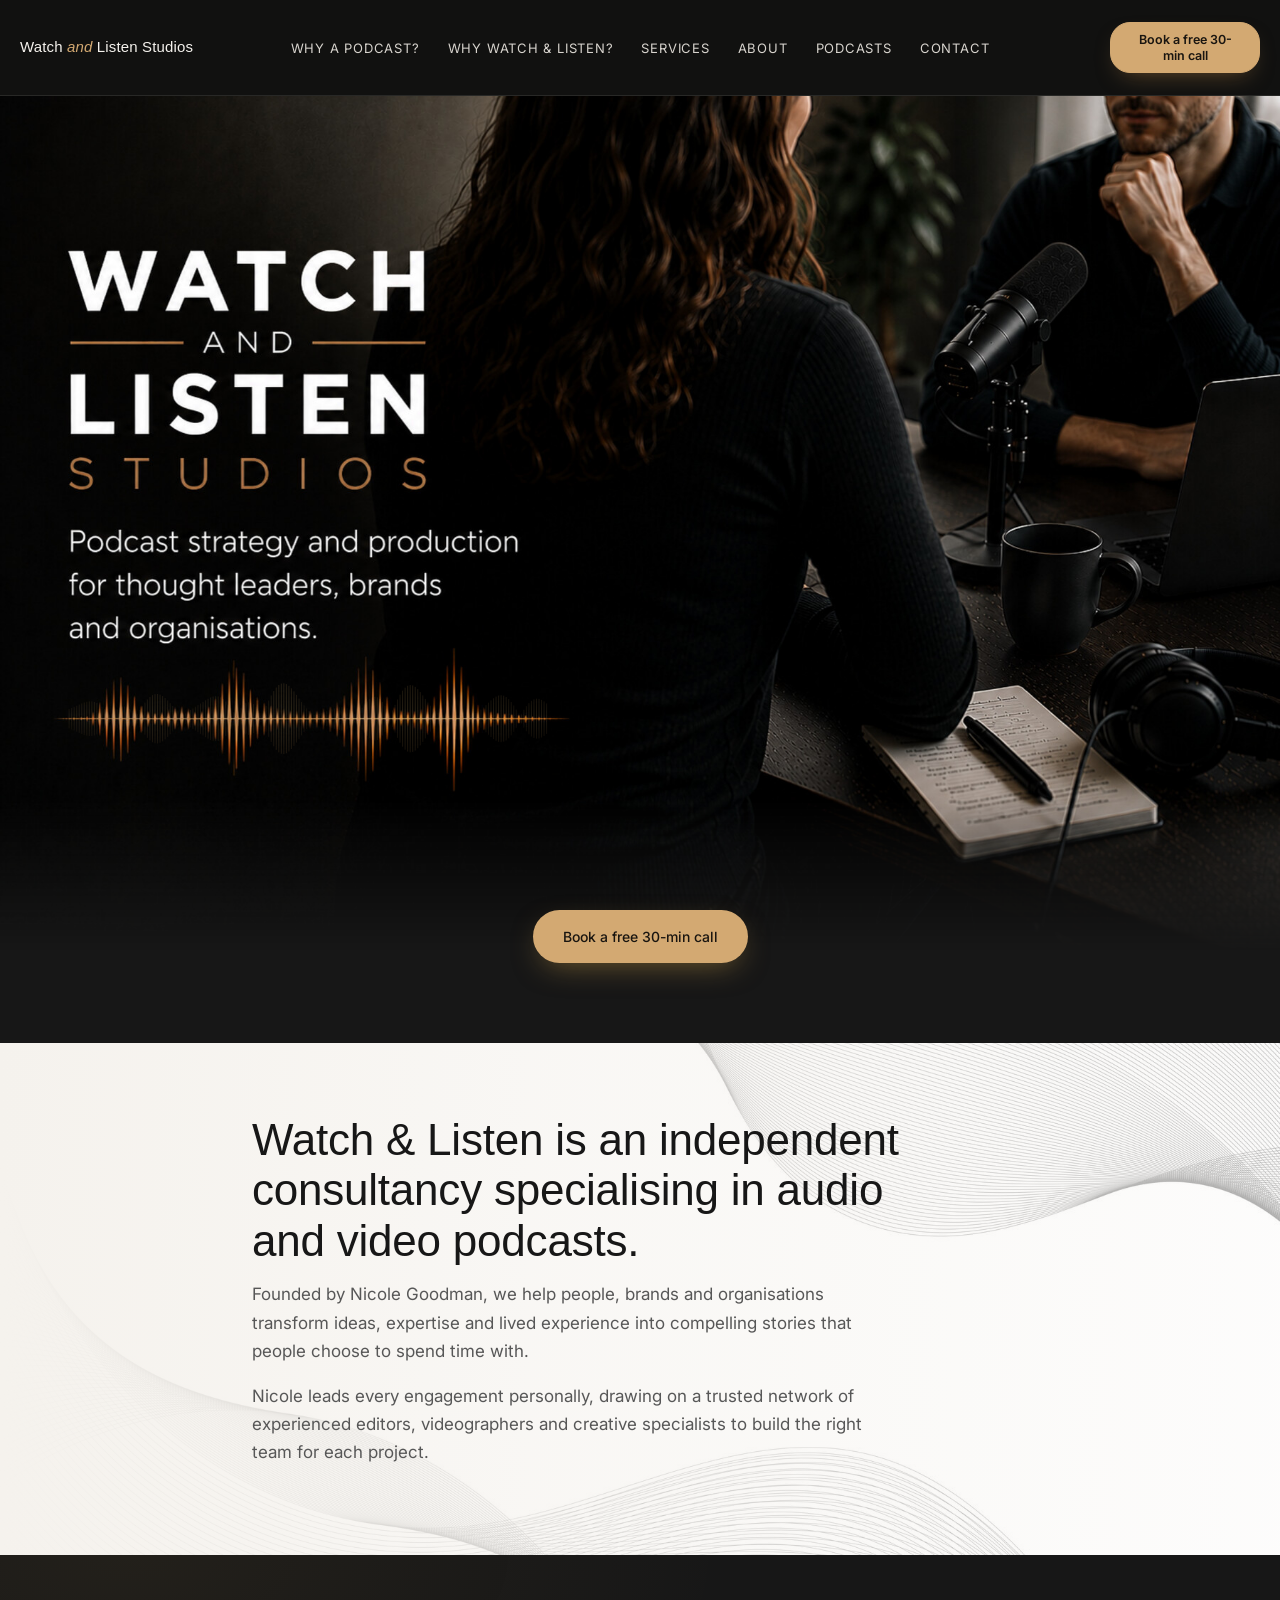
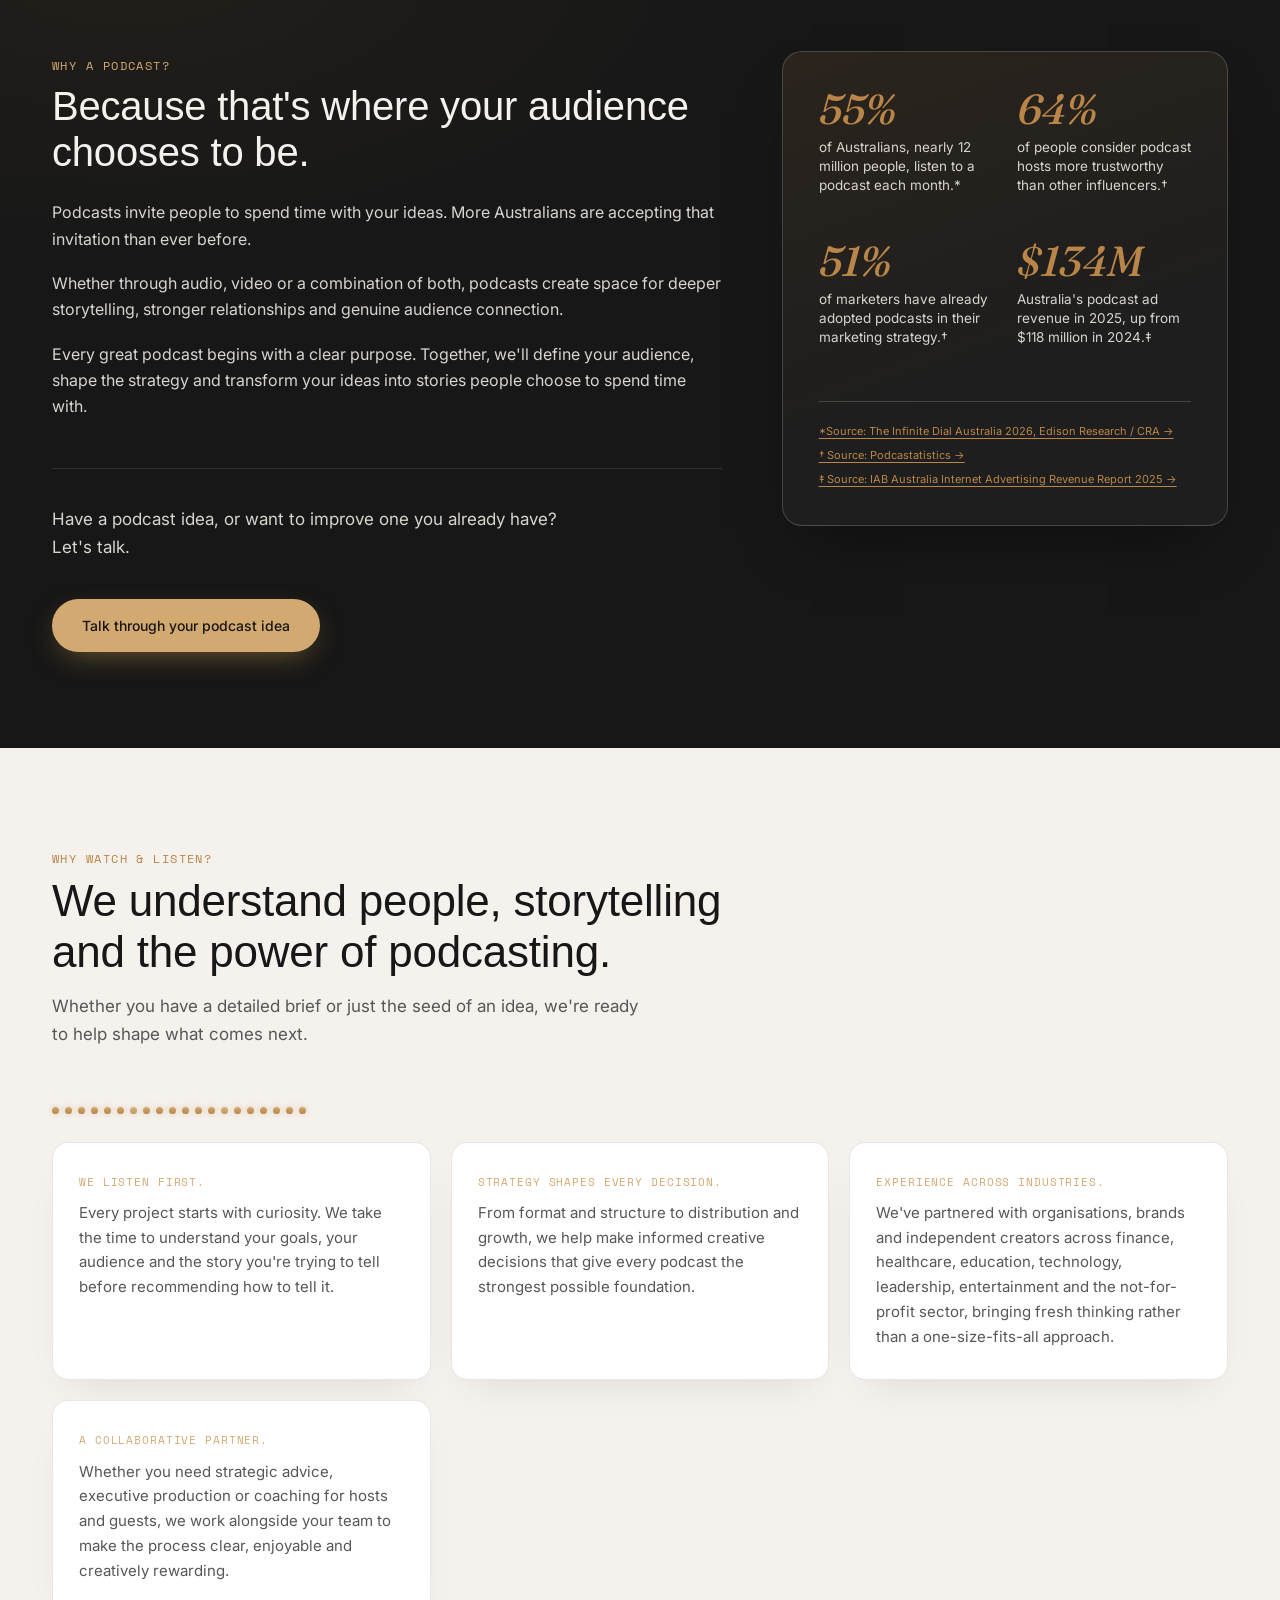
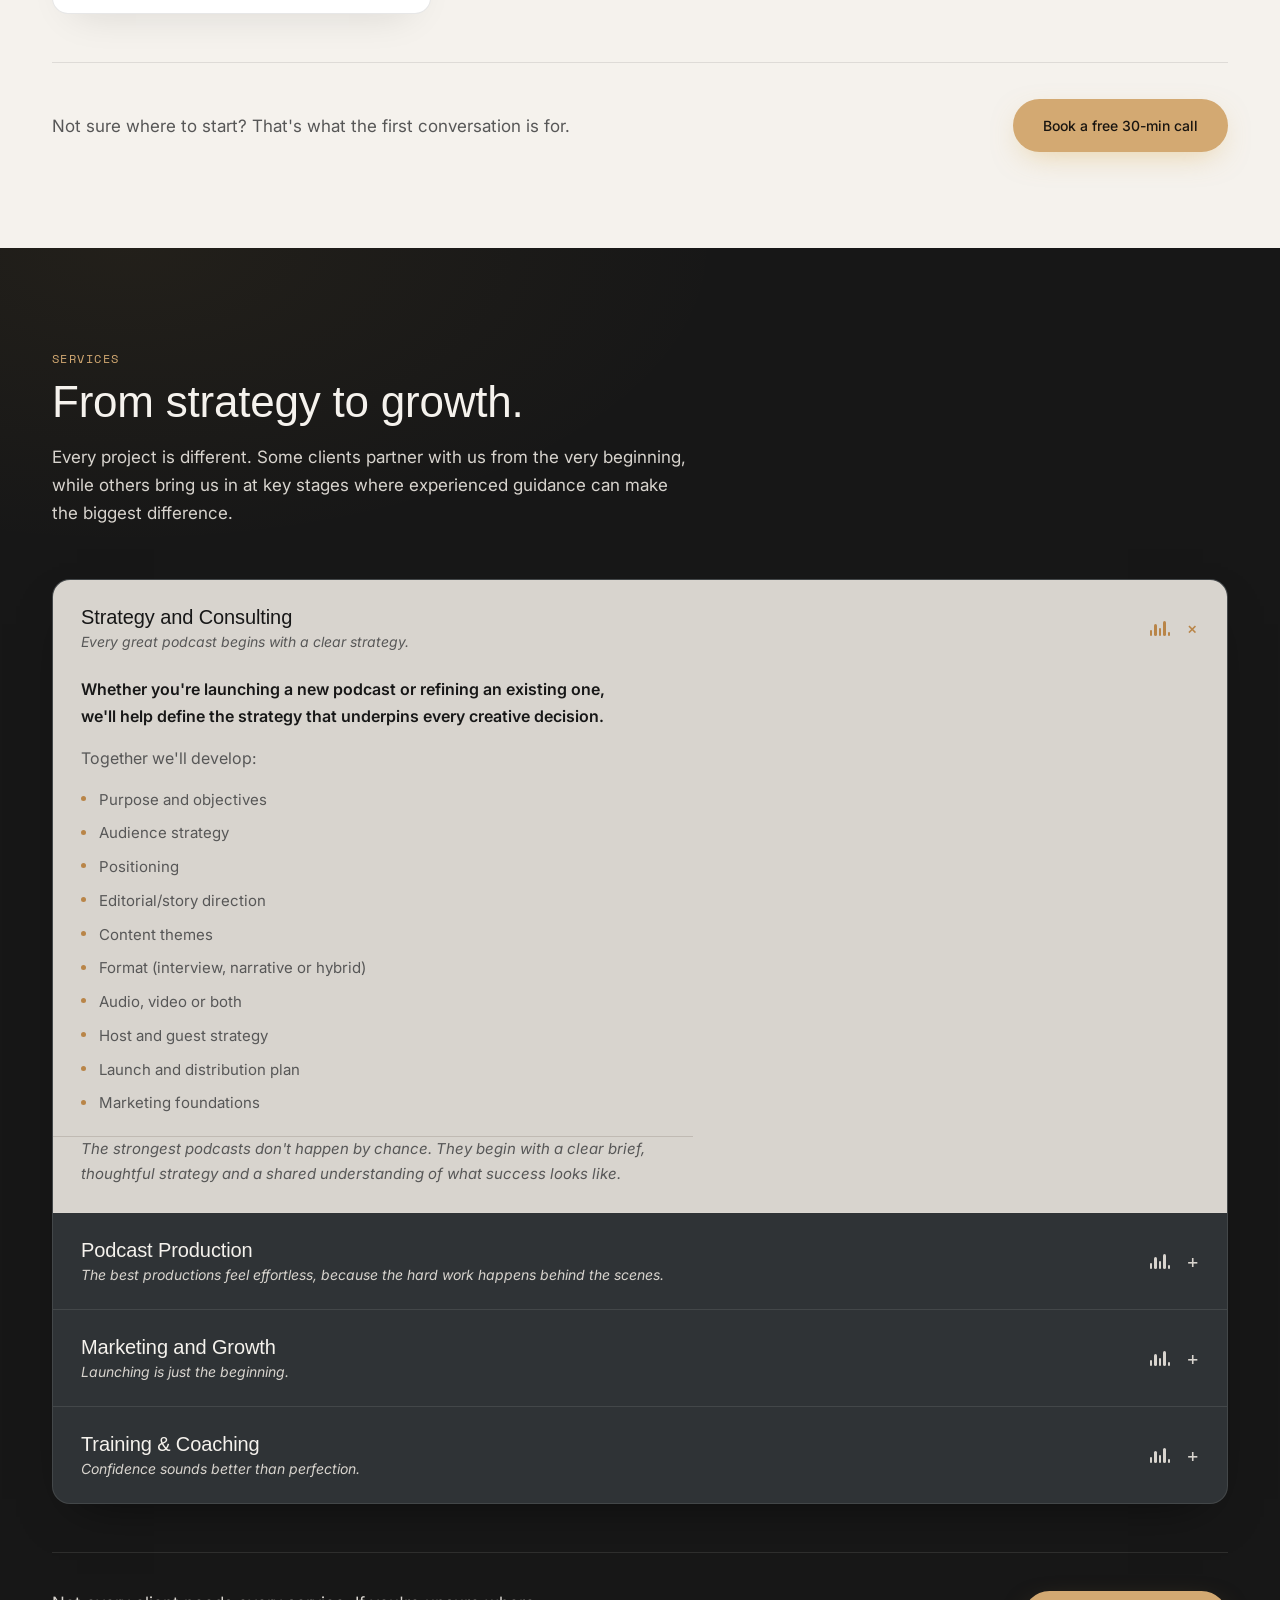
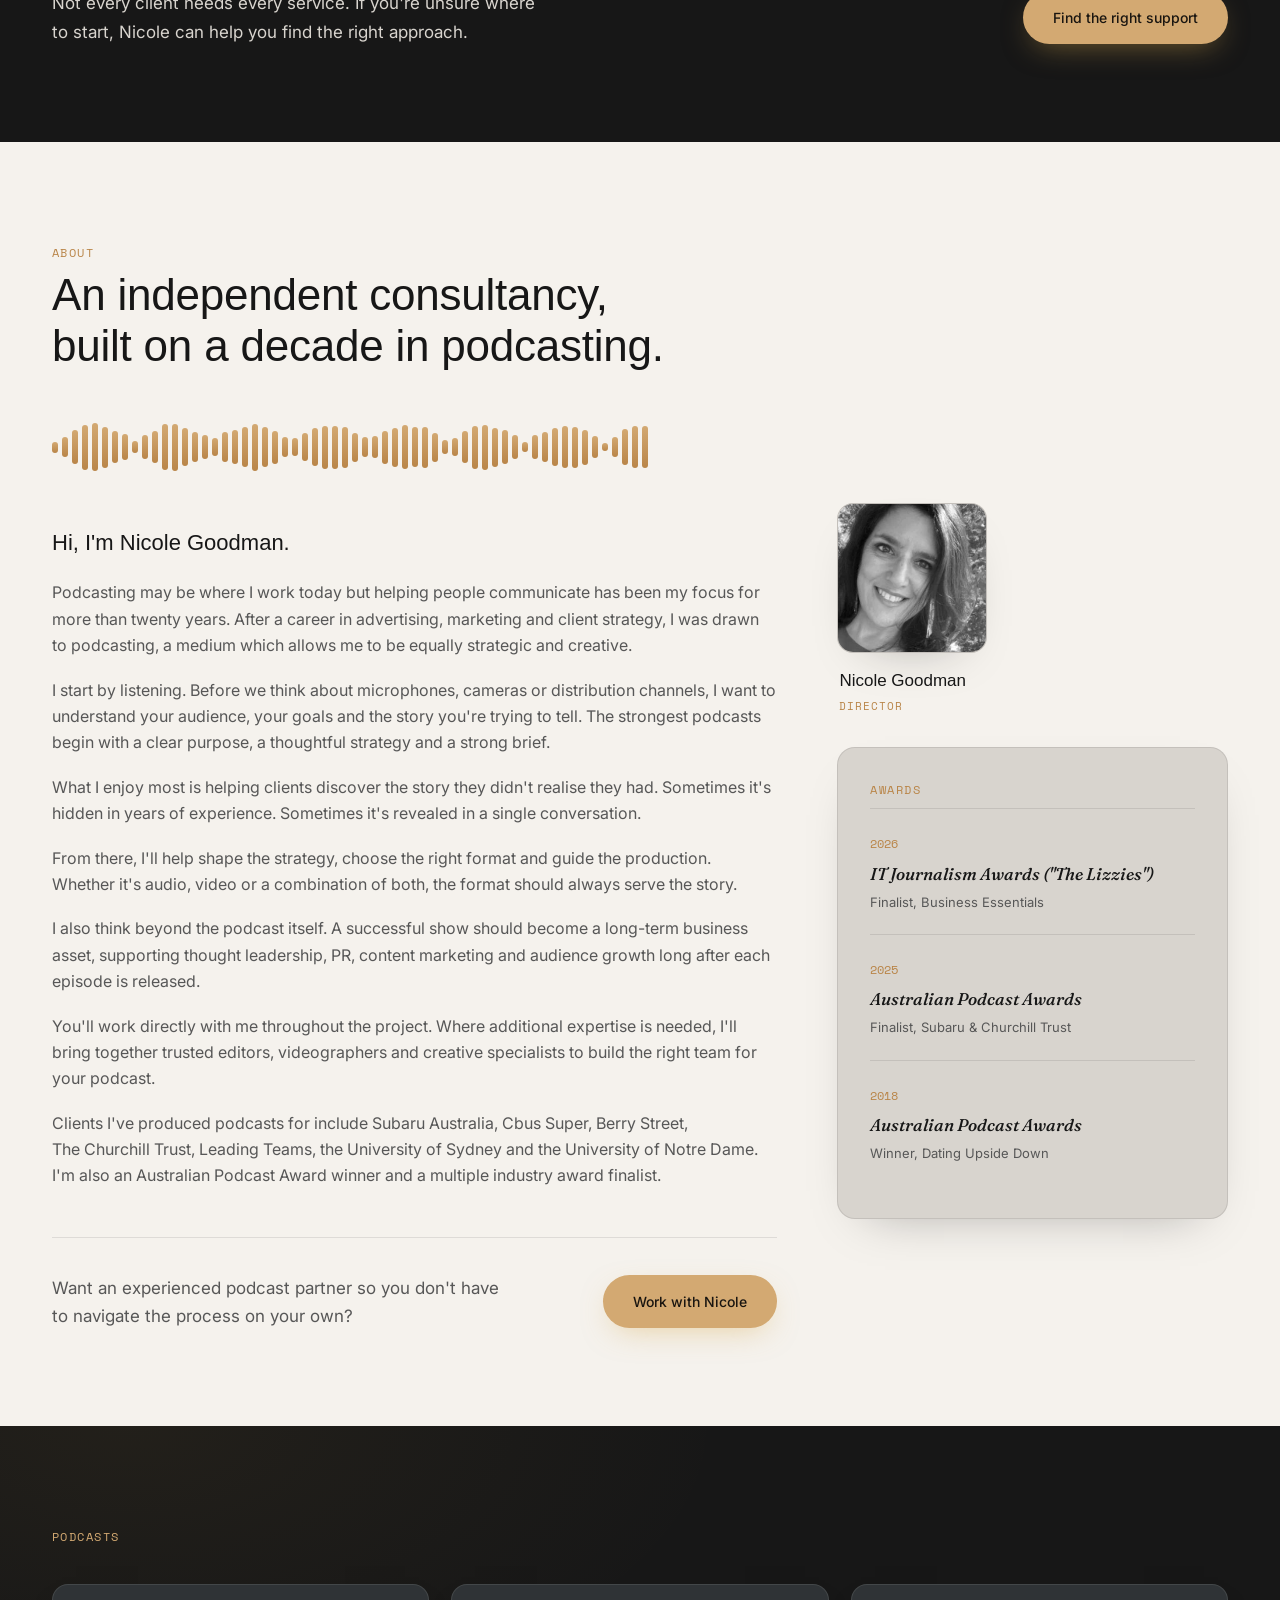
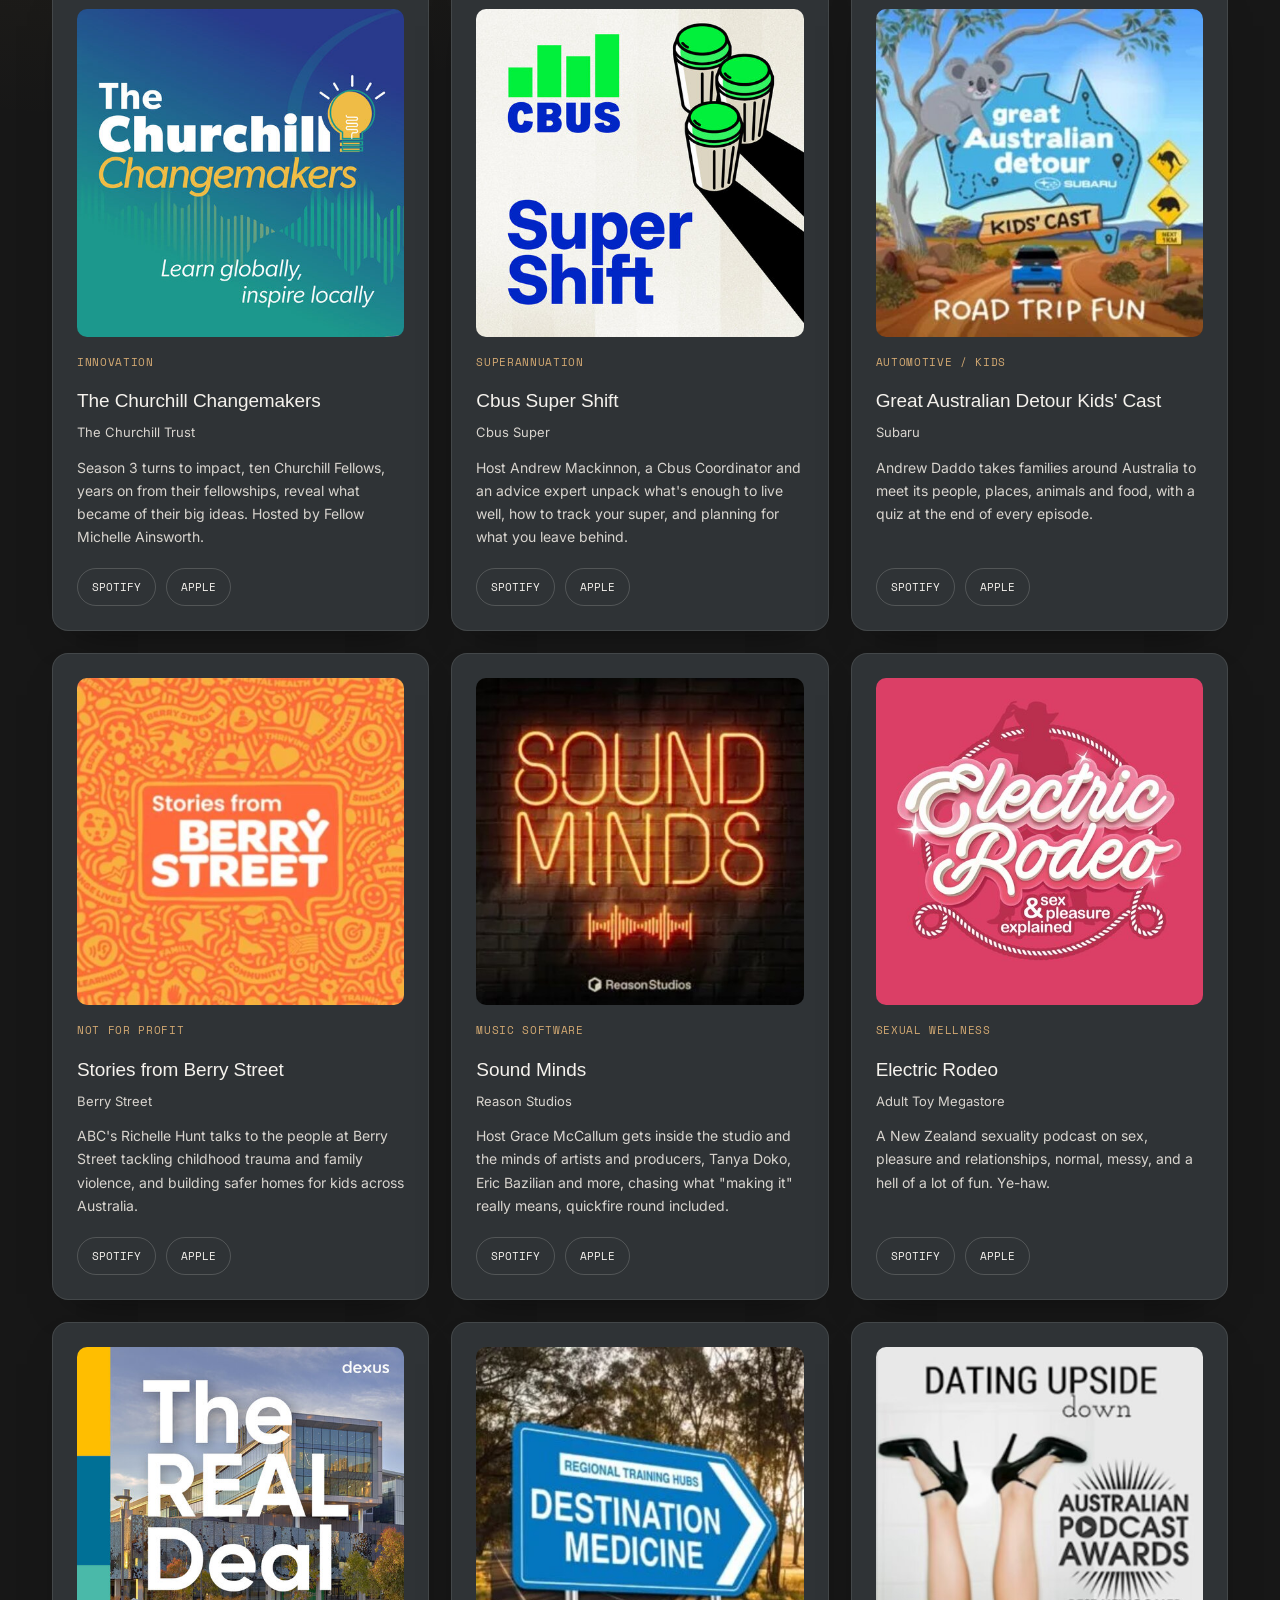
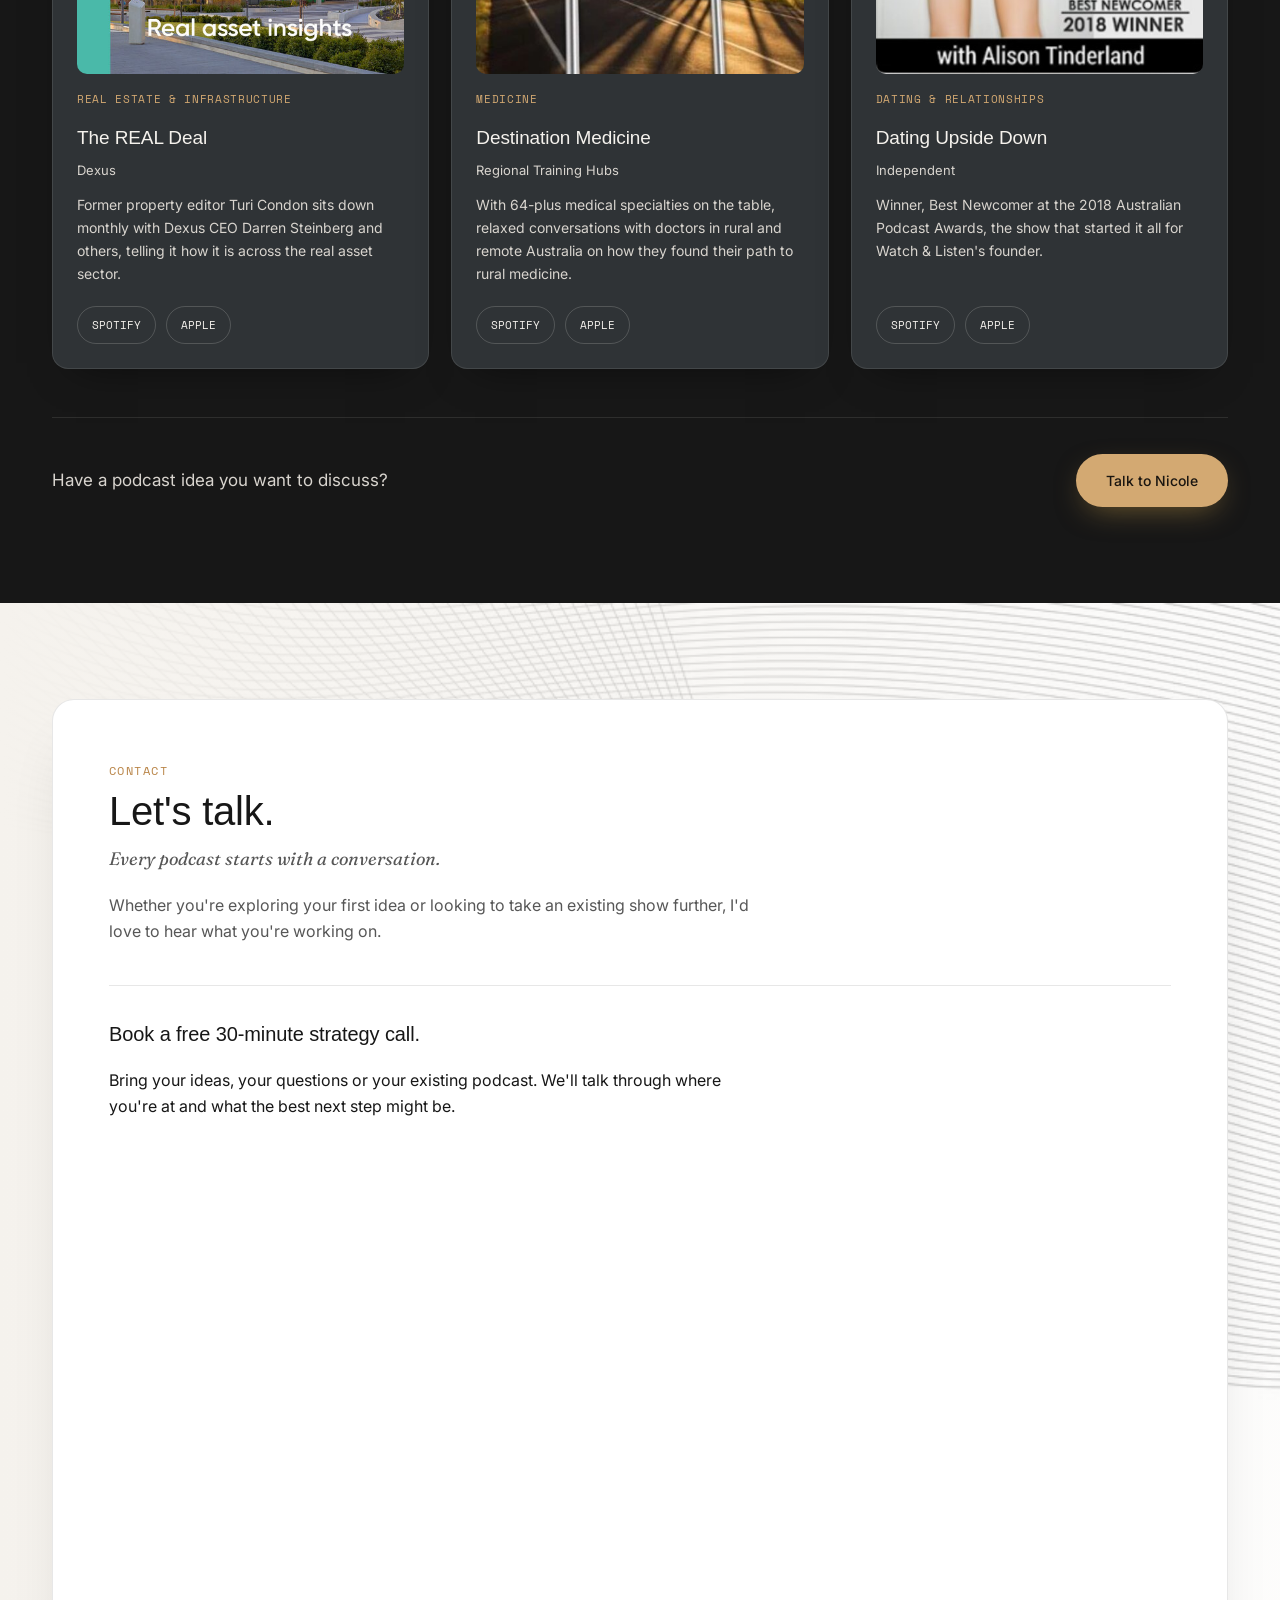
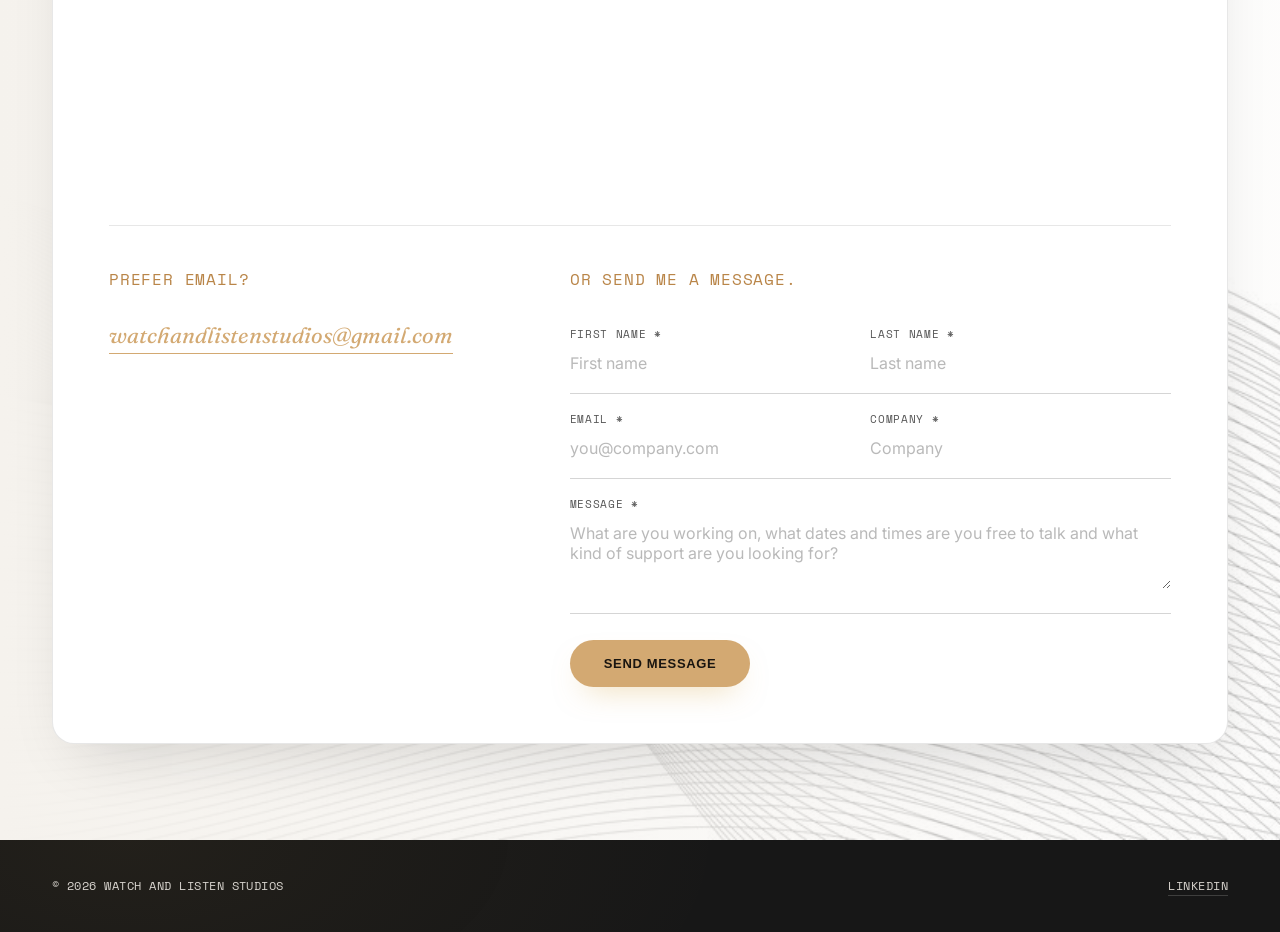
<file: index.html>
<!DOCTYPE html>

<html lang="en">
<head>
<meta charset="utf-8"/>
<meta content="width=device-width, initial-scale=1.0" name="viewport"/>
<title>Watch &amp; Listen, Podcast Strategy &amp; Production</title>
<meta content="Watch &amp; Listen is an independent consultancy specialising in audio and video podcasts, led by Nicole Goodman." name="description"/>
<link href="https://fonts.googleapis.com" rel="preconnect"/>
<link crossorigin="" href="https://fonts.gstatic.com" rel="preconnect"/>
<link href="https://fonts.googleapis.com/css2?family=Inter:wght@400;500;600&amp;family=Fraunces:ital,opsz,wght@1,9..144,400;1,9..144,500&amp;family=Space+Mono:wght@400;700&amp;display=swap" rel="stylesheet"/>
<link href="https://api.fontshare.com/v2/css?f[]=general-sans@400,500,600,700&amp;display=swap" rel="stylesheet"/>

<link href="css/styles.css" rel="stylesheet"/><link href="https://assets.calendly.com/assets/external/widget.css" rel="stylesheet"/>
</head>
<body>
<header>
<div class="wrap nav">
<a class="brand" href="#top">Watch <em>and</em> Listen Studios</a>
<nav class="links">
<ul>
<li><a href="#why-podcast">Why a Podcast?</a></li>
<li><a href="#why-us">Why Watch &amp; Listen?</a></li>
<li><a href="#services">Services</a></li>
<li><a href="#about">About</a></li>
<li><a href="#podcasts">Podcasts</a></li>
<li><a href="#contact">Contact</a></li>
</ul>
</nav>
<a class="nav-cta" href="#contact">Book a free 30-min call</a>
<button class="nav-toggle" onclick="document.querySelector('nav.links ul').style.cssText+='display:flex;flex-direction:column;position:absolute;top:64px;right:32px;background:#1B1A17;border:1px solid rgba(242,238,228,0.15);padding:20px;border-radius:12px;gap:16px;'">Menu</button>
</div>
</header>
<main id="top">
<section class="hero zone-dark">
<div class="wrap">
<h1 class="sr-only">Watch &amp; Listen</h1>
</div>
<div class="hero-visual" id="hero">
<img alt="Watch and Listen Studios, an independent podcast consultancy. Turning expertise into compelling stories." class="hero-image" src="images/hero.jpg"/>
<canvas aria-hidden="true" id="waveform"></canvas>
</div>
<div class="wrap cta-row-wrap">
<div class="cta-row">
<a class="btn btn-solid" href="#contact">Book a free 30-min call</a>
</div>
</div>
</section>
<section class="zone-light" id="intro" style="padding:72px 0;position:relative;overflow:hidden;">
<img alt="" aria-hidden="true" class="intro-bg-image" src="images/intro-background.jpg"/>
<div aria-hidden="true" class="intro-bg-overlay"></div>
<div class="wrap" style="max-width:840px;position:relative;z-index:2;">
<h2 style="color:var(--dark);font-size:clamp(30px,4.2vw,44px);line-height:1.15;">Watch &amp; Listen is an independent consultancy specialising in audio and video podcasts.</h2>
<p style="margin-top:14px;font-size:17px;max-width:640px;color:var(--dark-dim);">Founded by Nicole Goodman, we help people, brands and organisations transform ideas, expertise and lived experience into compelling stories that people choose to spend time with.</p>
<p style="margin-top:14px;font-size:17px;max-width:640px;color:var(--dark-dim);">Nicole leads every engagement personally, drawing on a trusted network of experienced editors, videographers and creative specialists to build the right team for each project.</p>
</div>
</section>
<section class="zone-dark" id="why-podcast">
<div class="wrap why-pod">
<div>
<span class="eyebrow">Why a Podcast?</span>
<h2 style="margin-top:6px;line-height:1.15;font-size:clamp(28px,4vw,40px);">Because that's where your audience chooses to be.</h2>
<p style="margin-top:24px;">Podcasts invite people to spend time with your ideas. More Australians are accepting that invitation than ever before.</p>
<p>Whether through audio, video or a combination of both, podcasts create space for deeper storytelling, stronger relationships and genuine audience connection.</p>
<p>Every great podcast begins with a clear purpose. Together, we'll define your audience, shape the strategy and transform your ideas into stories people choose to spend time with.</p>
<div class="cta-block">
<p>Have a podcast idea, or want to improve one you already have? Let's talk.</p>
<a class="btn btn-solid" href="#contact">Talk through your podcast idea</a>
</div>
</div>
<div class="stat-strip stat-strip-grid">
<div class="stat-cell">
<div class="big">55%</div>
<p>of Australians, nearly 12 million people, listen to a podcast each month.*</p>
</div>
<div class="stat-cell">
<div class="big">64%</div>
<p>of people consider podcast hosts more trustworthy than other influencers.†</p>
</div>
<div class="stat-cell">
<div class="big">51%</div>
<p>of marketers have already adopted podcasts in their marketing strategy.†</p>
</div>
<div class="stat-cell">
<div class="big">$134M</div>
<p>Australia's podcast ad revenue in 2025, up from $118 million in 2024.‡</p>
</div>
<div class="stat-footnotes">
<p><a href="https://cra.au/the-infinite-dial" rel="noopener" target="_blank">*Source: The Infinite Dial Australia 2026, Edison Research / CRA →</a></p>
<p><a href="https://podcastatistics.com/" rel="noopener" target="_blank">† Source: Podcastatistics →</a></p>
<p><a href="https://ppc.land/australian-digital-audio-ad-spend-hits-339m-but-measurement-gaps-threaten-growth/" rel="noopener" target="_blank">‡ Source: IAB Australia Internet Advertising Revenue Report 2025 →</a></p>
</div>
</div>
</div>
</section>
<section class="zone-light" id="why-us">
<div class="wrap">
<div class="section-head">
<span class="eyebrow">Why Watch &amp; Listen?</span>
<h2>We understand people, storytelling and the power of podcasting.</h2>
<p style="margin-top:14px;font-size:17px;max-width:640px;">Whether you have a detailed brief or just the seed of an idea, we're ready to help shape what comes next.</p>
</div>
<div aria-hidden="true" class="vu-divider">
<span style="animation-delay:0s"></span><span style="animation-delay:.05s"></span><span style="animation-delay:.1s"></span><span style="animation-delay:.15s"></span>
<span style="animation-delay:.2s"></span><span style="animation-delay:.25s"></span><span style="animation-delay:.3s"></span><span style="animation-delay:.35s"></span>
<span style="animation-delay:.4s"></span><span style="animation-delay:.45s"></span><span style="animation-delay:.5s"></span><span style="animation-delay:.55s"></span>
<span style="animation-delay:.6s"></span><span style="animation-delay:.65s"></span><span style="animation-delay:.7s"></span><span style="animation-delay:.75s"></span>
<span style="animation-delay:.8s"></span><span style="animation-delay:.85s"></span><span style="animation-delay:.9s"></span><span style="animation-delay:.95s"></span>
</div>
<div class="reasons">
<div class="reason">
<span class="tag">We listen first.</span>
<p>Every project starts with curiosity. We take the time to understand your goals, your audience and the story you're trying to tell before recommending how to tell it.</p>
</div>
<div class="reason">
<span class="tag">Strategy shapes every decision.</span>
<p>From format and structure to distribution and growth, we help make informed creative decisions that give every podcast the strongest possible foundation.</p>
</div>
<div class="reason">
<span class="tag">Experience across industries.</span>
<p>We've partnered with organisations, brands and independent creators across finance, healthcare, education, technology, leadership, entertainment and the not-for-profit sector, bringing fresh thinking rather than a one-size-fits-all approach.</p>
</div>
<div class="reason">
<span class="tag">A collaborative partner.</span>
<p>Whether you need strategic advice, executive production or coaching for hosts and guests, we work alongside your team to make the process clear, enjoyable and creatively rewarding.</p>
</div>
</div>
<div class="cta-block">
<p>Not sure where to start? That's what the first conversation is for.</p>
<a class="btn btn-solid" href="#contact">Book a free 30-min call</a>
</div>
</div>
</section>
<section class="zone-dark" id="services">
<div class="wrap">
<div class="section-head">
<span class="eyebrow">Services</span>
<h2>From strategy to growth.</h2>
<p>Every project is different. Some clients partner with us from the very beginning, while others bring us in at key stages where experienced guidance can make the biggest difference.</p>
</div>
<div class="accordion" id="accordion">
<div class="acc-item open">
<button aria-expanded="true" class="acc-head">
<span class="acc-head-text"><h3>Strategy and Consulting</h3><span class="acc-philosophy">Every great podcast begins with a clear strategy.</span></span>
<span class="acc-right"><span aria-hidden="true" class="mini-wave"><span style="height:40%"></span><span style="height:80%"></span><span style="height:55%"></span><span style="height:95%"></span><span style="height:30%"></span></span><span class="plus">+</span></span>
</button>
<div class="acc-body">
<p class="acc-lead">Whether you're launching a new podcast or refining an existing one, we'll help define the strategy that underpins every creative decision.</p>
<p>Together we'll develop:</p>
<ul>
<li>Purpose and objectives</li>
<li>Audience strategy</li>
<li>Positioning</li>
<li>Editorial/story direction</li>
<li>Content themes</li>
<li>Format (interview, narrative or hybrid)</li>
<li>Audio, video or both</li>
<li>Host and guest strategy</li>
<li>Launch and distribution plan</li>
<li>Marketing foundations</li>
</ul>
<p class="acc-best-for">The strongest podcasts don't happen by chance. They begin with a clear brief, thoughtful strategy and a shared understanding of what success looks like.</p>
</div>
</div>
<div class="acc-item">
<button aria-expanded="false" class="acc-head">
<span class="acc-head-text"><h3>Podcast Production</h3><span class="acc-philosophy">The best productions feel effortless, because the hard work happens behind the scenes.</span></span>
<span class="acc-right"><span aria-hidden="true" class="mini-wave"><span style="height:40%"></span><span style="height:80%"></span><span style="height:55%"></span><span style="height:95%"></span><span style="height:30%"></span></span><span class="plus">+</span></span>
</button>
<div class="acc-body">
<p class="acc-lead">Whether you need end-to-end production or support at key stages, Watch &amp; Listen oversees every aspect of the process, bringing together the right people and keeping your project on track.</p>
<div class="acc-sub-heading">Pre-production</div>
<ul>
<li>Project planning</li>
<li>Guest &amp; host coordination</li>
<li>Episode development</li>
<li>Interview preparation</li>
<li>Creative guidance</li>
<li>Podcast brand &amp; launch assets</li>
</ul>
<div class="acc-sub-heading">Production</div>
<ul>
<li>Recording</li>
<li>Interview direction</li>
<li>Script development</li>
<li>Creative oversight</li>
</ul>
<div class="acc-sub-heading">Post-production</div>
<ul>
<li>Editing, mixing &amp; mastering</li>
<li>Quality assurance</li>
<li>Marketing asset development</li>
<li>Platform preparation</li>
</ul>
<div class="acc-sub-heading">Launch</div>
<ul>
<li>Distribution</li>
<li>Episode release</li>
<li>Launch support</li>
</ul>
<p class="acc-best-for">Every production is tailored to suit your objectives, timeline and budget.</p>
</div>
</div>
<div class="acc-item">
<button aria-expanded="false" class="acc-head">
<span class="acc-head-text"><h3>Marketing and Growth</h3><span class="acc-philosophy">Launching is just the beginning.</span></span>
<span class="acc-right"><span aria-hidden="true" class="mini-wave"><span style="height:40%"></span><span style="height:80%"></span><span style="height:55%"></span><span style="height:95%"></span><span style="height:30%"></span></span><span class="plus">+</span></span>
</button>
<div class="acc-body">
<p class="acc-lead">Creating the podcast is only half the job. Helping people discover it is the other. We help integrate your podcast into your broader marketing strategy so every episode continues working long after it's published. Support may include:</p>
<ul>
<li>Marketing strategy</li>
<li>Podcast SEO</li>
<li>Audiograms &amp; video assets</li>
<li>Guest sharing kits</li>
<li>Owned media promotion</li>
<li>PR &amp; partnerships</li>
<li>Paid campaign guidance</li>
</ul>
</div>
</div>
<div class="acc-item">
<button aria-expanded="false" class="acc-head">
<span class="acc-head-text"><h3>Training &amp; Coaching</h3><span class="acc-philosophy">Confidence sounds better than perfection.</span></span>
<span class="acc-right"><span aria-hidden="true" class="mini-wave"><span style="height:40%"></span><span style="height:80%"></span><span style="height:55%"></span><span style="height:95%"></span><span style="height:30%"></span></span><span class="plus">+</span></span>
</button>
<div class="acc-body">
<p class="acc-lead">Helping individuals and teams build the skills and confidence to create engaging podcasts, including:</p>
<ul>
<li>Host coaching</li>
<li>Guest preparation</li>
<li>Interview techniques</li>
<li>Team workshops</li>
<li>Recording workflows</li>
</ul>
</div>
</div>
</div>
<div class="cta-block">
<p>Not every client needs every service. If you're unsure where to start, Nicole can help you find the right approach.</p>
<a class="btn btn-solid" href="#contact">Find the right support</a>
</div>
</div>
</section>
<section class="zone-light" id="about">
<div class="wrap">
<div class="section-head">
<span class="eyebrow">About</span>
<h2>An independent consultancy, built on a decade in podcasting.</h2>
</div>
<div aria-hidden="true" class="eq-line" id="about-eq-line"></div>
<div class="about-grid">
<div>
<p style="color:var(--dark);font-family:'General Sans',sans-serif;font-weight:500;font-size:22px;margin-bottom:18px;">Hi, I'm Nicole Goodman.</p>
<p>Podcasting may be where I work today but helping people communicate has been my focus for more than twenty years. After a career in advertising, marketing and client strategy, I was drawn to podcasting, a medium which allows me to be equally strategic and creative.</p>
<p>I start by listening. Before we think about microphones, cameras or distribution channels, I want to understand your audience, your goals and the story you're trying to tell. The strongest podcasts begin with a clear purpose, a thoughtful strategy and a strong brief.</p>
<p>What I enjoy most is helping clients discover the story they didn't realise they had. Sometimes it's hidden in years of experience. Sometimes it's revealed in a single conversation.</p>
<p>From there, I'll help shape the strategy, choose the right format and guide the production. Whether it's audio, video or a combination of both, the format should always serve the story.</p>
<p>I also think beyond the podcast itself. A successful show should become a long-term business asset, supporting thought leadership, PR, content marketing and audience growth long after each episode is released.</p>
<p>You'll work directly with me throughout the project. Where additional expertise is needed, I'll bring together trusted editors, videographers and creative specialists to build the right team for your podcast.</p>
<p>Clients I've produced podcasts for include Subaru Australia, Cbus Super, Berry Street, The Churchill Trust, Leading Teams, the University of Sydney and the University of Notre Dame. I'm also an Australian Podcast Award winner and a multiple industry award finalist.</p>
<div class="cta-block">
<p>Want an experienced podcast partner so you don't have to navigate the process on your own?</p>
<a class="btn btn-solid" href="#contact">Work with Nicole</a>
</div>
</div>

<div class="about-side"><figure class="about-portrait"><div class="about-portrait-frame"><img alt="Nicole Goodman, Director of Watch and Listen Studios" height="350" loading="lazy" src="images/nicole-goodman.png" width="293"/></div><figcaption><span class="about-portrait-name">Nicole Goodman</span><span class="about-portrait-role">Director</span></figcaption></figure><div class="awards">
<span class="eyebrow" style="margin-bottom:8px;display:block;">Awards</span>
<div class="award"><span class="yr">2026</span><strong>IT Journalism Awards ("The Lizzies")</strong><span class="detail">Finalist, Business Essentials</span></div>
<div class="award"><span class="yr">2025</span><strong>Australian Podcast Awards</strong><span class="detail">Finalist, Subaru &amp; Churchill Trust</span></div>
<div class="award"><span class="yr">2018</span><strong>Australian Podcast Awards</strong><span class="detail">Winner, Dating Upside Down</span></div>
</div></div></div>
</div>
</section>
<section class="zone-dark" id="podcasts">
<div class="wrap">
<div class="section-head" style="margin-bottom:36px;">
<span class="eyebrow">Podcasts</span>
</div>
<div class="pod-grid">
<div class="pod-card" id="pod-churchill">
<div class="art"><img alt="The Churchill Changemakers cover art" src="images/churchill-changemakers.jpg"/></div>
<span class="pod-tag">Innovation</span>
<h3>The Churchill Changemakers</h3>
<div class="client">The Churchill Trust</div>
<p class="desc">Season 3 turns to impact, ten Churchill Fellows, years on from their fellowships, reveal what became of their big ideas. Hosted by Fellow Michelle Ainsworth.</p>
<div class="badges">
<a class="badge" href="https://open.spotify.com/show/0LzmCIYq2vL4tRY3i4P9cC" rel="noopener" target="_blank">Spotify</a>
<a class="badge" href="https://podcasts.apple.com/au/podcast/the-churchill-changemakers/id1702280546" rel="noopener" target="_blank">Apple</a>
</div>
</div>
<div class="pod-card" id="pod-cbus">
<div class="art"><img alt="Cbus Super Shift cover art" src="images/cbus-super-shift.jpg"/></div>
<span class="pod-tag">Superannuation</span>
<h3>Cbus Super Shift</h3>
<div class="client">Cbus Super</div>
<p class="desc">Host Andrew Mackinnon, a Cbus Coordinator and an advice expert unpack what's enough to live well, how to track your super, and planning for what you leave behind.</p>
<div class="badges">
<a class="badge" href="https://open.spotify.com/show/6vFHrG94vkAGoNszmzxOqk" rel="noopener" target="_blank">Spotify</a>
<a class="badge" href="https://podcasts.apple.com/au/podcast/cbus-super-shift/id1859815144" rel="noopener" target="_blank">Apple</a>
</div>
</div>
<div class="pod-card" id="pod-subaru">
<div class="art"><img alt="Great Australian Detour Kids' Cast cover art" src="images/great-australian-detour-kids-cast.jpg"/></div>
<span class="pod-tag">Automotive / Kids</span>
<h3>Great Australian Detour Kids' Cast</h3>
<div class="client">Subaru</div>
<p class="desc">Andrew Daddo takes families around Australia to meet its people, places, animals and food, with a quiz at the end of every episode.</p>
<div class="badges">
<a class="badge" href="https://open.spotify.com/show/7ByM98IIixfqszu4NA9itL" rel="noopener" target="_blank">Spotify</a>
<a class="badge" href="https://podcasts.apple.com/au/podcast/subarus-great-australian-detour-kids-cast/id1691838674" rel="noopener" target="_blank">Apple</a>
</div>
</div>
<div class="pod-card" id="pod-berry">
<div class="art"><img alt="Stories from Berry Street cover art" src="images/stories-from-berry-street.jpg"/></div>
<span class="pod-tag">Not for profit</span>
<h3>Stories from Berry Street</h3>
<div class="client">Berry Street</div>
<p class="desc">ABC's Richelle Hunt talks to the people at Berry Street tackling childhood trauma and family violence, and building safer homes for kids across Australia.</p>
<div class="badges">
<a class="badge" href="https://open.spotify.com/show/1Exzzn8IMckcVPCgdCjocm" rel="noopener" target="_blank">Spotify</a>
<a class="badge" href="https://podcasts.apple.com/au/podcast/stories-from-berry-street/id1760461331" rel="noopener" target="_blank">Apple</a>
</div>
</div>
<div class="pod-card" id="pod-sound-minds">
<div class="art"><img alt="Sound Minds cover art" src="images/sound-minds.jpg"/></div>
<span class="pod-tag">Music software</span>
<h3>Sound Minds</h3>
<div class="client">Reason Studios</div>
<p class="desc">Host Grace McCallum gets inside the studio and the minds of artists and producers, Tanya Doko, Eric Bazilian and more, chasing what "making it" really means, quickfire round included.</p>
<div class="badges">
<a class="badge" href="https://open.spotify.com/show/0FM8CNRqtL2NdkEvwgMlgQ" rel="noopener" target="_blank">Spotify</a>
<a class="badge" href="https://podcasts.apple.com/au/podcast/sound-minds/id1589728805" rel="noopener" target="_blank">Apple</a>
</div>
</div>
<div class="pod-card" id="pod-electric-rodeo">
<div class="art"><img alt="Electric Rodeo cover art" src="images/electric-rodeo.jpg"/></div>
<span class="pod-tag">Sexual wellness</span>
<h3>Electric Rodeo</h3>
<div class="client">Adult Toy Megastore</div>
<p class="desc">A New Zealand sexuality podcast on sex, pleasure and relationships, normal, messy, and a hell of a lot of fun. Ye-haw.</p>
<div class="badges">
<a class="badge" href="https://open.spotify.com/show/1dHSKMjIsFfOJz9fZQ2OuU" rel="noopener" target="_blank">Spotify</a>
<a class="badge" href="https://podcasts.apple.com/au/podcast/the-electric-rodeo/id1509498203" rel="noopener" target="_blank">Apple</a>
</div>
</div>
<div class="pod-card" id="pod-real-deal">
<div class="art"><img alt="The REAL Deal cover art" src="images/the-real-deal.jpg"/></div>
<span class="pod-tag">Real estate &amp; infrastructure</span>
<h3>The REAL Deal</h3>
<div class="client">Dexus</div>
<p class="desc">Former property editor Turi Condon sits down monthly with Dexus CEO Darren Steinberg and others, telling it how it is across the real asset sector.</p>
<div class="badges">
<a class="badge" href="https://open.spotify.com/show/3G7exLRM67alHIflwZv5SY" rel="noopener" target="_blank">Spotify</a>
<a class="badge" href="https://podcasts.apple.com/au/podcast/the-real-deal/id1697784685" rel="noopener" target="_blank">Apple</a>
</div>
</div>
<div class="pod-card" id="pod-destination-medicine">
<div class="art"><img alt="Destination Medicine cover art" src="images/destination-medicine.jpg"/></div>
<span class="pod-tag">Medicine</span>
<h3>Destination Medicine</h3>
<div class="client">Regional Training Hubs</div>
<p class="desc">With 64-plus medical specialties on the table, relaxed conversations with doctors in rural and remote Australia on how they found their path to rural medicine.</p>
<div class="badges">
<a class="badge" href="https://open.spotify.com/show/3SI7zqZjQnGTxBz8U4guaj" rel="noopener" target="_blank">Spotify</a>
<a class="badge" href="https://podcasts.apple.com/au/podcast/destination-medicine-podcast/id1483765462" rel="noopener" target="_blank">Apple</a>
</div>
</div>
<div class="pod-card" id="pod-dating-upside-down">
<div class="art"><img alt="Dating Upside Down cover art" src="images/dating-upside-down.jpg"/></div>
<span class="pod-tag">Dating &amp; relationships</span>
<h3>Dating Upside Down</h3>
<div class="client">Independent</div>
<p class="desc">Winner, Best Newcomer at the 2018 Australian Podcast Awards, the show that started it all for Watch &amp; Listen's founder.</p>
<div class="badges">
<a class="badge" href="https://open.spotify.com/show/7tcjsiyrSFn4zxSWxyWO9S" rel="noopener" target="_blank">Spotify</a>
<a class="badge" href="https://podcasts.apple.com/au/podcast/dating-upside-down/id1347860506" rel="noopener" target="_blank">Apple</a>
</div>
</div>
</div>
<div class="cta-block">
<p>Have a podcast idea you want to discuss?</p>
<a class="btn btn-solid" href="#contact">Talk to Nicole</a>
</div>
</div>
</section>
<section class="zone-light" id="contact" style="position:relative;overflow:hidden;">
<img alt="" aria-hidden="true" class="intro-bg-image" src="images/intro-background.jpg"/>
<div aria-hidden="true" class="intro-bg-overlay"></div>
<div class="wrap" style="position:relative;z-index:2;">
<div class="contact-panel">
<div class="contact-header">
<span class="eyebrow">Contact</span>
<h2 style="font-size:clamp(28px,4vw,40px);margin-top:6px;line-height:1.15;">Let's talk.</h2>
<p class="contact-subline">Every podcast starts with a conversation.</p>
<p style="margin-top:14px;max-width:640px;">Whether you're exploring your first idea or looking to take an existing show further, I'd love to hear what you're working on.</p>
</div>
<div class="contact-calendly-block">
<h3 style="font-size:20px;margin-bottom:10px;">Book a free 30-minute strategy call.</h3>
<p style="max-width:640px;margin-bottom:24px;">Bring your ideas, your questions or your existing podcast. We'll talk through where you're at and what the best next step might be.</p>
<div class="calendly-inline-widget" data-url="https://calendly.com/watchandlistenstudios/30min" style="min-width:280px;height:650px;"></div>
</div>
<div class="contact-grid">
<div class="contact-info">
<h3 style="font-size:16px;text-transform:uppercase;letter-spacing:0.05em;font-family:'Space Mono',monospace;font-weight:400;color:var(--gold);margin-bottom:10px;">Prefer email?</h3>
<a class="email" href="mailto:watchandlistenstudios@gmail.com">watchandlistenstudios@gmail.com</a>
</div>
<form id="contact-form" onsubmit="event.preventDefault(); this.querySelector('.submit-btn').textContent='Sent, thank you';">
<h3 style="font-size:16px;text-transform:uppercase;letter-spacing:0.05em;font-family:'Space Mono',monospace;font-weight:400;color:var(--gold);margin-bottom:16px;">Or send me a message.</h3>
<div class="f-row">
<div class="field"><label for="fname">First name *</label><input id="fname" placeholder="First name" required=""/></div>
<div class="field"><label for="lname">Last name *</label><input id="lname" placeholder="Last name" required=""/></div>
</div>
<div class="f-row">
<div class="field"><label for="email">Email *</label><input id="email" placeholder="you@company.com" required="" type="email"/></div>
<div class="field"><label for="company">Company *</label><input id="company" placeholder="Company" required=""/></div>
</div>
<div class="field full">
<label for="message">Message *</label>
<textarea id="message" placeholder="What are you working on, what dates and times are you free to talk and what kind of support are you looking for?" required=""></textarea>
</div>
<button class="submit-btn" type="submit">Send message</button>
</form>
</div>
</div>
</div>
</section>
<footer class="zone-dark">
<div class="wrap footer-inner">
<span>© 2026 Watch and Listen Studios</span>
<a href="https://www.linkedin.com/in/nicolegoodman29/" rel="noopener" target="_blank">LinkedIn</a>
</div>
</footer>
</main>

<script src="js/script.js"></script><script async="" src="https://assets.calendly.com/assets/external/widget.js" type="text/javascript"></script>
</body>
</html>
</file>
<file: css/styles.css>
:root{
    --ink:#171717;
    --panel:#2F3336;
    --panel-2:#3B4044;
    --paper:#F5F2ED;
    --paper-dim:#D8D4CE;
    --white:#F5F2ED;
    --offwhite:#D8D4CE;
    --dark:#171717;
    --dark-dim:#575757;
    --gold:#B98548;
    --gold-bright:#D3A972;
    --gold-dim:rgba(185,133,72,0.12);
    --line-dark:rgba(245,242,237,0.10);
    --line-dark-strong:rgba(245,242,237,0.18);
    --line-light:rgba(23,23,23,0.10);
    --line-light-strong:rgba(23,23,23,0.18);
    --max:1240px;
  }
  *{box-sizing:border-box;}
  html{scroll-behavior:smooth;}
  body{
    margin:0;background:var(--ink);color:var(--paper);
    font-family:'Inter',sans-serif;font-size:16px;line-height:1.65;
    -webkit-font-smoothing:antialiased;
  }
  h1,h2,h3{font-family:'General Sans',sans-serif;font-weight:500;margin:0;letter-spacing:-0.005em;}
  a{color:inherit;}
  img{max-width:100%;display:block;}
  .wrap{max-width:var(--max);margin:0 auto;padding:0 32px;}
  .mono{font-family:'Space Mono',monospace;}
  .eyebrow{font-family:'Space Mono',monospace;font-size:12px;letter-spacing:0.12em;text-transform:uppercase;color:var(--gold-bright);}
  .sr-only{position:absolute;width:1px;height:1px;overflow:hidden;clip:rect(0,0,0,0);white-space:nowrap;}
  ::selection{background:var(--gold);color:#111;}

  .zone-dark{background:
    radial-gradient(1000px 500px at 10% 0%, rgba(216,169,78,0.06), transparent 60%),
    var(--ink);color:var(--paper);}
  .zone-dark .eyebrow{color:var(--gold-bright);}

  .zone-light{background:var(--white);color:var(--dark);}
  .zone-light .eyebrow{color:var(--gold);}

  header{position:sticky;top:0;z-index:50;background:rgba(17,17,16,0.86);backdrop-filter:blur(10px);border-bottom:1px solid var(--line-dark);}
  .nav{display:grid;grid-template-columns:1fr auto 1fr;align-items:center;padding:22px 0;gap:20px;}
  .brand{font-family:'General Sans',sans-serif;font-weight:500;font-size:15px;text-decoration:none;letter-spacing:0.01em;color:var(--paper);}
  .brand em{font-style:italic;color:var(--gold-bright);text-transform:none;}
  nav.links ul{list-style:none;display:flex;gap:28px;margin:0;padding:0;justify-self:center;}
  nav.links a{text-decoration:none;font-size:13px;text-transform:uppercase;letter-spacing:0.06em;color:var(--paper-dim);}
  nav.links a:hover{color:var(--gold-bright);}
  .nav-cta{justify-self:end;font-size:12.5px;line-height:1.25;font-weight:600;text-decoration:none;color:#191510;background:var(--gold-bright);border:1px solid var(--gold-bright);padding:9px 18px;border-radius:20px;white-space:normal;text-align:center;max-width:150px;transition:transform .2s ease, box-shadow .2s ease;box-shadow:0 10px 24px -12px rgba(185,133,72,0.6);}
  .nav-cta:hover{transform:translateY(-1px);box-shadow:0 14px 28px -12px rgba(185,133,72,0.75);}
  .nav-toggle{display:none;}

  .hero{padding:0 0 80px;text-align:center;}
  .hero-visual{
    position:relative;
    width:100vw;left:50%;right:50%;margin-left:-50vw;margin-right:-50vw;
    aspect-ratio:1536/1024;overflow:hidden;
    -webkit-mask-image:linear-gradient(to bottom, black 0%, black 82%, transparent 100%);
    mask-image:linear-gradient(to bottom, black 0%, black 82%, transparent 100%);
  }
  .hero-image{position:absolute;inset:0;width:100%;height:100%;object-fit:cover;display:block;}
  #waveform{position:absolute;inset:0;width:100%;height:100%;mix-blend-mode:screen;opacity:0.5;pointer-events:none;}
  @media (prefers-reduced-motion: reduce){ #waveform{opacity:.22;} }
  .cta-row-wrap{margin-top:-40px;}
  .cta-row{display:flex;gap:14px;flex-wrap:wrap;justify-content:center;position:relative;z-index:2;}
  .btn{display:inline-flex;align-items:center;gap:10px;padding:15px 30px;font-size:14px;text-decoration:none;font-weight:500;border-radius:999px;transition:transform .18s ease, box-shadow .18s ease, background .18s ease, border-color .18s ease;}
  .btn-solid{background:var(--gold-bright);color:#191510;box-shadow:0 10px 30px -10px rgba(216,169,78,0.5);}
  .btn-outline-contact{display:inline-flex;align-items:center;gap:10px;padding:15px 30px;font-size:14px;text-decoration:none;font-weight:500;border-radius:999px;border:1px solid var(--line-dark-strong);color:var(--paper);transition:border-color .2s ease,color .2s ease;}
  .zone-light .btn-outline-contact{border-color:var(--line-light-strong);color:var(--dark);}
  .btn-outline-contact:hover{border-color:var(--gold-bright);color:var(--gold-bright);}
  .btn-solid:hover{transform:translateY(-2px);box-shadow:0 16px 34px -10px rgba(216,169,78,0.65);}

  section{padding:96px 0;position:relative;z-index:1;}
  .wave-strap{position:relative;height:0;z-index:5;pointer-events:none;}
  .wave-strap svg{position:absolute;left:50%;top:0;transform:translate(-50%,-50%);width:min(1300px,94vw);height:auto;overflow:visible;}
  .section-head{max-width:680px;margin-bottom:52px;}
  .section-head h2{font-size:clamp(30px,4.2vw,44px);margin-top:6px;line-height:1.15;}
  .zone-dark .section-head p{color:var(--paper-dim);margin-top:16px;font-size:17px;}
  .zone-light .section-head p{color:var(--dark-dim);margin-top:16px;font-size:17px;}

  .cta-block{margin-top:48px;padding-top:36px;border-top:1px solid var(--line-dark);display:flex;flex-wrap:wrap;align-items:center;gap:20px;justify-content:space-between;}
  .zone-light .cta-block{border-top-color:var(--line-light);}
  .cta-block p{margin:0;font-size:17px;max-width:520px;color:var(--paper-dim);}
  .zone-light .cta-block p{color:var(--dark-dim);}
  .cta-block .btn{flex-shrink:0;}

  .why-pod{display:grid;grid-template-columns:1.2fr 0.8fr;gap:60px;align-items:start;}
  .why-pod p{color:var(--dark-dim);margin:0 0 18px;}
  .intro-bg-image{position:absolute;inset:0;width:100%;height:100%;object-fit:cover;z-index:0;opacity:0.9;}
  .intro-bg-overlay{position:absolute;inset:0;z-index:1;background:linear-gradient(90deg, var(--white) 0%, rgba(245,242,237,0.55) 45%, rgba(245,242,237,0.15) 100%);}
  .stat-list{list-style:none;margin:28px 0;padding:0;display:grid;gap:14px;}
  .stat-list li{font-size:16px;line-height:1.5;padding-left:22px;position:relative;}
  .stat-list li::before{content:"";position:absolute;left:0;top:0.5em;width:6px;height:6px;border-radius:50%;background:var(--gold-bright);}
  .stat-list li strong{color:var(--gold-bright);font-weight:600;}
  .closer{margin-top:26px;font-family:'Fraunces',serif;font-style:italic;font-size:22px;color:var(--dark);}
  .stat-strip{
    border:1px solid var(--line-light-strong);border-radius:20px;padding:36px;
    background:linear-gradient(160deg, var(--gold-dim), rgba(0,0,0,0.01) 65%);
    box-shadow:0 30px 60px -30px rgba(27,26,23,0.25);
    position:relative;overflow:hidden;
  }
  .stat-strip .big{font-family:'Fraunces',serif;font-style:italic;font-size:64px;font-weight:500;color:var(--gold);line-height:1;}
  .stat-strip p{color:var(--dark-dim);margin-top:14px;font-size:15px;}
  .stat-strip a{color:var(--gold);text-decoration:underline;text-underline-offset:3px;font-size:13px;}

  .stat-strip-grid{display:grid;grid-template-columns:1fr 1fr;gap:28px 24px;}
  .stat-cell .big{font-size:42px;}
  .stat-cell p{margin-top:8px;font-size:13.5px;line-height:1.4;}
  .stat-footnotes{grid-column:1/-1;margin-top:8px;padding-top:20px;border-top:1px solid var(--line-light-strong);}
  .zone-dark .stat-footnotes{border-top-color:var(--line-dark-strong);}
  .stat-footnotes p{margin:0 0 6px;font-size:11px;}
  .stat-footnotes p:last-child{margin-bottom:0;}
  .stat-footnotes a{font-size:11px;}
  @media (max-width:520px){ .stat-strip-grid{grid-template-columns:1fr;} }

  .vu-divider{display:flex;gap:6px;margin-bottom:28px;align-items:flex-end;height:14px;}
  .vu-divider span{width:7px;height:7px;border-radius:50%;background:linear-gradient(180deg, var(--gold-bright), var(--gold));box-shadow:0 0 6px rgba(185,133,72,0.45);animation:vupulse 1.4s ease-in-out infinite;}
  .vu-divider span:nth-child(4n){background:var(--gold-bright);box-shadow:0 0 10px rgba(211,169,114,0.75);}
  .vu-divider span:nth-child(7n){background:linear-gradient(180deg, var(--gold-bright), var(--gold));opacity:0.85;box-shadow:0 0 8px rgba(211,169,114,0.6);}
  @keyframes vupulse{0%,100%{transform:scale(0.7);opacity:.5;}50%{transform:scale(1.15);opacity:1;}}
  @media (prefers-reduced-motion: reduce){ .vu-divider span{animation:none;} }

  .reasons{display:grid;grid-template-columns:repeat(auto-fit,minmax(280px,1fr));gap:20px;}
  .reason{
    background:var(--panel);border:1px solid var(--line-dark);border-radius:16px;padding:30px 26px;
    box-shadow:0 18px 40px -22px rgba(0,0,0,0.55);
    transition:transform .2s ease, box-shadow .2s ease, border-color .2s ease;
  }
  .reason:hover{transform:translateY(-4px);box-shadow:0 24px 48px -20px rgba(0,0,0,0.65);border-color:var(--line-dark-strong);}
  .reason p{margin:0;color:var(--paper-dim);font-size:15px;}
  .reason .tag{display:block;font-family:'Space Mono',monospace;font-size:11px;text-transform:uppercase;letter-spacing:0.08em;color:var(--gold-bright);margin-bottom:10px;}

  .carousel-wrap{margin-bottom:8px;}
  .carousel{display:flex;gap:20px;overflow-x:auto;padding:6px 2px 18px;scroll-snap-type:x mandatory;}
  .carousel::-webkit-scrollbar{height:6px;}
  .carousel::-webkit-scrollbar-thumb{background:var(--line-light-strong);border-radius:3px;}
  .cover-tile{scroll-snap-align:start;flex-shrink:0;width:180px;text-decoration:none;color:var(--dark);transition:transform .2s ease;}
  .cover-tile:hover{transform:translateY(-4px);}
  .cover-tile .art{width:180px;height:180px;border-radius:14px;overflow:hidden;box-shadow:0 20px 40px -20px rgba(27,26,23,0.35);border:1px solid var(--line-light);}
  .cover-tile .art img{width:100%;height:100%;object-fit:cover;}
  .cover-tile .name{margin-top:10px;font-size:13px;color:var(--dark-dim);line-height:1.3;}

  .accordion{border-radius:18px;overflow:hidden;background:var(--panel);border:1px solid var(--line-dark);box-shadow:0 20px 50px -25px rgba(0,0,0,0.6);}
  .acc-item{border-bottom:1px solid var(--line-dark);}
  .acc-item:last-child{border-bottom:none;}
  .acc-head{display:flex;align-items:center;justify-content:space-between;gap:20px;padding:26px 28px;cursor:pointer;background:none;border:none;width:100%;text-align:left;font-family:'General Sans',sans-serif;color:var(--paper);}
  .acc-head-text{display:flex;flex-direction:column;gap:4px;}
  .acc-philosophy{font-family:'Inter',sans-serif;font-weight:400;font-style:italic;font-size:14px;color:var(--paper-dim);}
  .acc-item.open .acc-philosophy{color:var(--dark-dim);}
  .acc-head h3{font-size:20px;}
  .acc-head .plus{font-size:22px;font-family:'Space Mono',monospace;transition:transform .2s ease;flex-shrink:0;color:var(--paper-dim);}
  .acc-right{display:flex;align-items:center;gap:16px;flex-shrink:0;}
  .acc-item.open{background:var(--offwhite);}
  .acc-item.open .acc-head{color:var(--dark);}
  .acc-item.open .plus{transform:rotate(45deg);color:var(--gold);}
  .acc-item.open .acc-body p{color:var(--dark-dim);}
  .acc-body{max-height:0;overflow:hidden;transition:max-height .4s ease;}
  .acc-item.open .acc-body{max-height:2000px;} /* fallback if JS unavailable; JS sets the precise value */
  .acc-body p{margin:0 0 16px;color:var(--paper-dim);max-width:640px;padding:0 28px 0;}
  .acc-body p:last-child{margin-bottom:26px;}
  .acc-body p.acc-lead{font-weight:600;color:var(--paper);}
  .acc-item.open .acc-body p.acc-lead{color:var(--dark);}

  .acc-body ul{list-style:none;margin:0 0 20px;padding:0 28px 0;max-width:640px;}
  .acc-body ul li{position:relative;padding-left:18px;margin-bottom:9px;font-size:15px;color:var(--paper-dim);}
  .acc-item.open .acc-body ul li{color:var(--dark-dim);}
  .acc-body ul li::before{content:"";position:absolute;left:0;top:0.55em;width:5px;height:5px;border-radius:50%;background:var(--gold);}
  .acc-sub-heading{margin:22px 28px 10px;font-size:13px;font-weight:600;text-transform:uppercase;letter-spacing:0.05em;color:var(--gold);}
  .acc-sub-heading:first-of-type{margin-top:4px;}
  .acc-best-for{margin:8px 28px 26px;padding-top:18px;border-top:1px solid rgba(120,110,95,0.25);font-style:italic;font-size:15px;max-width:640px;color:var(--paper-dim);}
  .acc-item.open .acc-best-for{color:var(--dark-dim);}

  .mini-wave{display:inline-flex;align-items:flex-end;gap:2px;height:16px;vertical-align:middle;}
  .mini-wave span{display:block;width:2.5px;border-radius:2px;background:var(--paper-dim);}
  .acc-item.open .mini-wave span{background:var(--gold);}

  .about-grid{display:grid;grid-template-columns:1.3fr 0.7fr;gap:60px;}
  .about-grid p{color:var(--dark-dim);}
  .about-grid p + p{margin-top:18px;}
  .awards{background:var(--offwhite);border:1px solid var(--line-light);border-radius:18px;padding:32px;box-shadow:0 20px 50px -30px rgba(27,26,23,0.2);height:fit-content;}
  .award{border-top:1px solid var(--line-light);padding:20px 0;}
  .award:first-child{border-top:none;padding-top:0;}
  .award .yr{font-family:'Space Mono',monospace;font-size:12px;color:var(--gold);}
  .award strong{display:block;font-family:'Fraunces',serif;font-style:italic;font-size:17px;margin-top:4px;font-weight:500;color:var(--dark);}
  .award span.detail{font-size:13px;color:var(--dark-dim);}
  .eq-line{display:flex;align-items:center;gap:4px;width:100%;height:48px;margin-bottom:32px;}
  .eq-line span{flex:1;display:block;border-radius:3px;min-width:3px;max-width:6px;background:linear-gradient(180deg, var(--gold-bright), var(--gold));animation:eqpulse 1.6s ease-in-out infinite;}
  @keyframes eqpulse{0%,100%{transform:scaleY(0.28);opacity:.5;}50%{transform:scaleY(1);opacity:1;}}
  @media (prefers-reduced-motion: reduce){ .eq-line span{animation:none;opacity:.85;} }

  .pod-grid{display:grid;grid-template-columns:repeat(3,1fr);gap:22px;}
  .pod-card{background:var(--panel);border:1px solid var(--line-dark);border-radius:16px;padding:24px;display:flex;flex-direction:column;gap:12px;box-shadow:0 18px 40px -24px rgba(0,0,0,0.6);transition:transform .2s ease, box-shadow .2s ease, border-color .2s ease;scroll-margin-top:110px;}
  .pod-card:hover{transform:translateY(-4px);box-shadow:0 26px 50px -20px rgba(0,0,0,0.7);border-color:var(--line-dark-strong);}
  .pod-card .art{width:100%;aspect-ratio:1/1;border-radius:10px;overflow:hidden;margin-bottom:4px;}
  .pod-card .art img{width:100%;height:100%;object-fit:cover;}
  .pod-tag{font-family:'Space Mono',monospace;font-size:11px;color:var(--gold-bright);text-transform:uppercase;letter-spacing:0.06em;}
  .fingerprint{display:flex;align-items:center;gap:2px;height:22px;margin:2px 0 2px;}
  .fingerprint span{display:block;width:3px;border-radius:2px;background:var(--paper-dim);opacity:0.45;}
  .pod-card h3{font-size:19px;margin-top:2px;}
  .pod-card .client{color:var(--paper-dim);font-size:13px;margin-top:-6px;}
  .pod-card p.desc{color:var(--paper-dim);font-size:14px;flex-grow:1;margin:0;}
  .badges{display:flex;gap:10px;margin-top:8px;flex-wrap:wrap;}
  .badge{display:inline-flex;align-items:center;gap:6px;font-family:'Space Mono',monospace;font-size:11px;padding:9px 14px;border-radius:999px;border:1px solid var(--line-dark-strong);text-decoration:none;color:var(--paper);text-transform:uppercase;transition:background .15s ease,color .15s ease,border-color .15s ease;}
  .badge:hover{background:var(--gold-bright);color:#191510;border-color:var(--gold-bright);}

  .contact-panel{background:var(--panel);border:1px solid var(--line-dark);border-radius:22px;padding:56px;box-shadow:0 30px 60px -28px rgba(0,0,0,0.65);}
  .contact-header{margin-bottom:40px;}
  .contact-subline{font-family:'Fraunces',serif;font-style:italic;font-size:18px;color:var(--gold);margin-top:10px;}
  .contact-calendly-block{padding:32px 0;margin-bottom:40px;border-top:1px solid var(--line-dark);border-bottom:1px solid var(--line-dark);}
  .zone-light .contact-calendly-block{border-color:var(--line-light);}
  .contact-grid{display:grid;grid-template-columns:0.8fr 1.2fr;gap:60px;}
  .contact-info p{color:var(--paper-dim);}
  .contact-header p{color:var(--paper-dim);}
  .contact-info a.email{display:inline-block;margin-top:14px;font-family:'Fraunces',serif;font-style:italic;font-size:22px;color:var(--gold-bright);text-decoration:none;border-bottom:1px solid var(--gold-bright);word-break:break-word;}
  form{display:flex;flex-direction:column;gap:0;}
  .f-row{display:grid;grid-template-columns:1fr 1fr;}
  .field{border-bottom:1px solid var(--line-dark-strong);padding:16px 0;}
  .field.full{grid-column:1/-1;}
  label{font-family:'Space Mono',monospace;font-size:11px;text-transform:uppercase;letter-spacing:0.06em;color:var(--paper-dim);display:block;margin-bottom:6px;}
  input,textarea{width:100%;background:transparent;border:none;color:var(--paper);font-family:'Inter',sans-serif;font-size:16px;padding:4px 0;outline:none;}
  textarea{resize:vertical;min-height:70px;}
  ::placeholder{color:rgba(242,238,228,0.3);}
  .submit-btn{margin-top:26px;align-self:flex-start;background:var(--gold-bright);color:#191510;border:none;border-radius:999px;padding:16px 34px;font-size:13px;text-transform:uppercase;letter-spacing:0.05em;font-weight:600;cursor:pointer;box-shadow:0 14px 30px -14px rgba(216,169,78,0.5);transition:transform .15s ease;}
  .submit-btn:hover{transform:translateY(-2px);}

  footer{padding:36px 0;}
  .footer-inner{display:flex;justify-content:space-between;align-items:center;flex-wrap:wrap;gap:16px;font-family:'Space Mono',monospace;font-size:12px;color:var(--paper-dim);text-transform:uppercase;letter-spacing:0.04em;}
  footer a{text-decoration:none;border-bottom:1px solid var(--line-dark-strong);}

  a:focus-visible, button:focus-visible, .badge:focus-visible{outline:2px solid var(--gold-bright);outline-offset:2px;}

  @media (max-width:900px){
    .why-pod, .about-grid, .contact-grid{grid-template-columns:1fr;}
    .pod-grid{grid-template-columns:1fr 1fr;}
    .contact-panel{padding:32px;}
    nav.links{display:none;}
    .nav-toggle{display:block;justify-self:end;background:none;border:1px solid var(--line-dark-strong);border-radius:999px;color:var(--paper);padding:8px 14px;font-family:'Space Mono',monospace;font-size:12px;text-transform:uppercase;}
    .nav{grid-template-columns:1fr auto;}
  }
  @media (max-width:560px){
    .wrap{padding:0 20px;}
    .f-row{grid-template-columns:1fr;}
    .pod-grid{grid-template-columns:1fr;}
    .hero{padding:36px 0 56px;}
    .contact-panel{padding:24px;}
  }
  /* ---- zone-flip overrides: About now dark, Podcasts now light (Services now uses sensible dark defaults, no override needed) ---- */

  /* Why a Podcast is now dark */
  .zone-dark .why-pod p{color:var(--paper-dim);}
  .zone-dark .stat-strip{border-color:var(--line-dark-strong);background:linear-gradient(160deg, var(--gold-dim), rgba(255,255,255,0.03) 65%);box-shadow:0 30px 60px -30px rgba(0,0,0,0.55);}
  .zone-dark .stat-strip p{color:var(--paper-dim);}

  /* Why Watch & Listen is now light */
  .zone-light .reason{background:#fff;border-color:var(--line-light);box-shadow:0 18px 40px -22px rgba(23,23,23,0.14);}
  .zone-light .reason:hover{border-color:var(--line-light-strong);box-shadow:0 24px 48px -20px rgba(23,23,23,0.18);}
  .zone-light .reason p{color:var(--dark-dim);}
  .zone-light .vu-divider span{background:linear-gradient(180deg, var(--gold-bright), var(--gold));box-shadow:0 0 6px rgba(185,133,72,0.4);}

  /* Contact is now light */
  .zone-light .contact-panel{background:#fff;border-color:var(--line-light);box-shadow:0 30px 60px -28px rgba(23,23,23,0.18);}
  .zone-light .contact-info p{color:var(--dark-dim);}
  .zone-light .contact-header p{color:var(--dark-dim);}
  .zone-light .field{border-bottom-color:var(--line-light-strong);}
  .zone-light label{color:var(--dark-dim);}
  .zone-light input, .zone-light textarea{color:var(--dark);}
  .zone-light ::placeholder{color:rgba(23,23,23,0.3);}

  .zone-light .badge{border-color:var(--line-light-strong);color:var(--dark);}
  .zone-light .badge:hover{color:#191510;}

  .zone-dark .about-grid p{color:var(--paper-dim);}
  #about .awards{width:100%;background:var(--offwhite);border-color:var(--line-light);box-shadow:0 20px 50px -30px rgba(0,0,0,0.35);}
  #about .award{border-top-color:var(--line-light);}
  #about .award strong{color:var(--dark);}
  #about .award span.detail{color:var(--dark-dim);}
  #about .award .yr{color:var(--gold);}

  .zone-light .pod-card{background:#fff;border-color:var(--line-light);box-shadow:0 18px 40px -26px rgba(27,26,23,0.3);}
  .zone-light .pod-card:hover{box-shadow:0 26px 50px -22px rgba(27,26,23,0.35);border-color:var(--line-light-strong);}
  .zone-light .pod-card .client,
  .zone-light .pod-card p.desc{color:var(--dark-dim);}
  .zone-light .fingerprint span{background:var(--dark-dim);}


/* About portrait treatment — Watch & Listen Studios v1.1 */
.about-side{
  display:flex;
  flex-direction:column;
  gap:28px;
  align-self:start;
  width:100%;
}
.about-portrait{
  margin:0;
  width:150px;
  max-width:100%;
}
.about-portrait-frame{
  width:100%;
  aspect-ratio:1 / 1;
  overflow:hidden;
  border:1px solid var(--line-light);
  border-radius:16px;
  background:var(--offwhite);
  box-shadow:0 20px 50px -30px rgba(27,26,23,0.35);
}
.about-portrait-frame img{
  width:100%;
  height:100%;
  display:block;
  object-fit:cover;
  object-position:center 38%;
  filter:grayscale(100%);
}
.about-portrait figcaption{
  padding:14px 2px 0;
  text-align:left;
}
.about-portrait-name{
  display:block;
  font-family:'General Sans',sans-serif;
  font-size:17px;
  font-weight:500;
  color:var(--dark);
}
.about-portrait-role{
  display:block;
  margin-top:2px;
  font-family:'Space Mono',monospace;
  font-size:11px;
  letter-spacing:0.08em;
  text-transform:uppercase;
  color:var(--gold);
}
#about .awards{width:100%;
  margin-top:4px;
}
@media (max-width:900px){
  .about-side{
    max-width:460px;
  }
  .about-portrait{
    margin:0;
    width:150px;
  }
}
</file>
